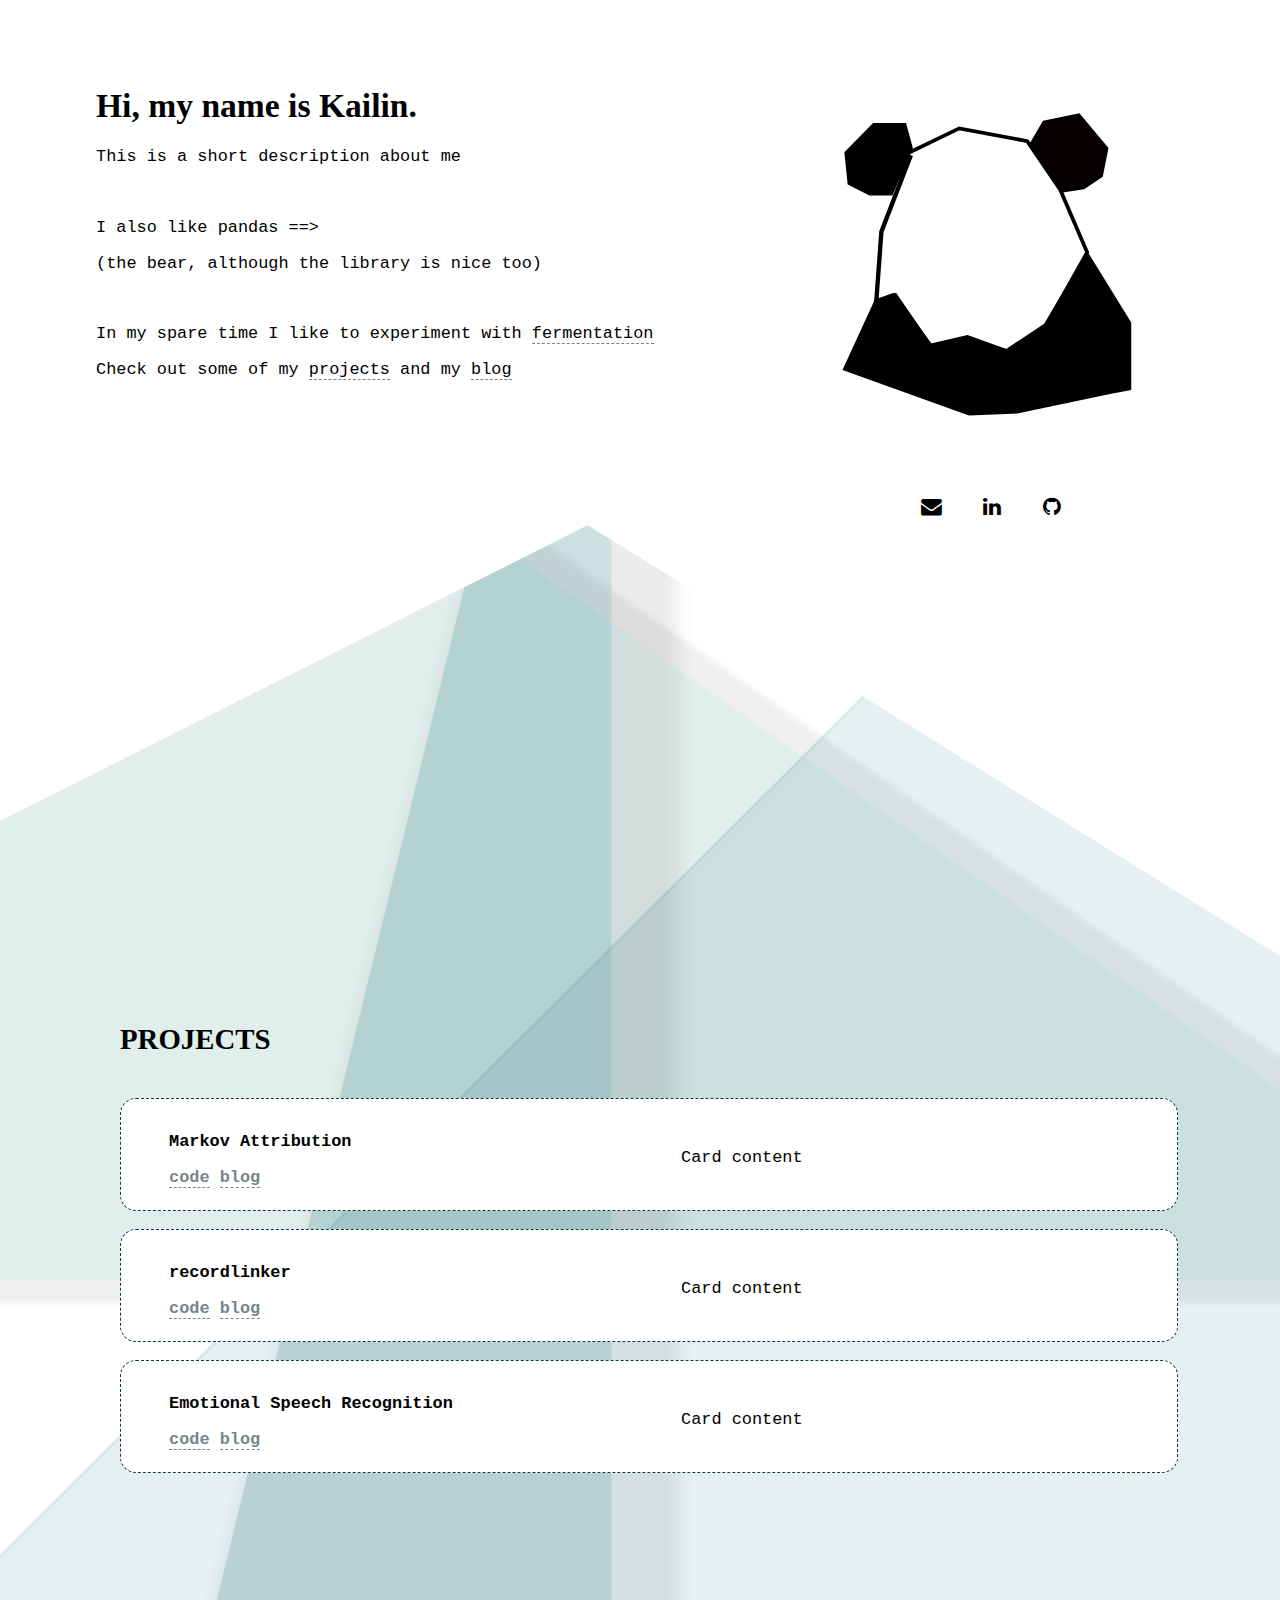
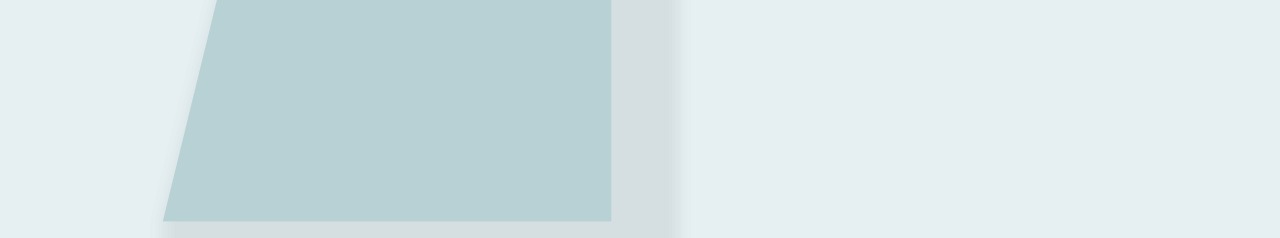
<file: index.html>
<!DOCTYPE html>
<html lang="en">
<meta name="viewport" content="width=device-width, initial-scale=1.0">
<head>
    <meta charset="UTF-8">
    <title>Kailin-Lu</title>
    <link rel="shortcut icon" type="image/svg" href="imgs/panda.svg">
    <link rel="stylesheet" type="text/css" href="style.css">
    <link rel="stylesheet" href="https://cdnjs.cloudflare.com/ajax/libs/font-awesome/4.7.0/css/font-awesome.min.css">
</head>
<body>
<div class="box">
    <div class="row">
        <div class="column">
            <div>
            <h1>Hi, my name is Kailin.</h1>
            <p>This is a short description about me</p>
                <br>
                <p>I also like pandas  ==></p>
                <p>(the bear, although the library is nice too)</p>
                <br>
                <p>In my spare time I like to experiment with <a class="link-page" href="https://www.instagram.com/theyeastfeast/" target="_blank">fermentation</a></p>
                <p>Check out some of my <a class="link-page"href="#projects">projects</a> and my <a class="link-page" href="#blog">blog</a></p>
            </div>
        </div>
        <div class="column">
            <p align="center"><img
            src="imgs/panda.svg"
            alt="logo of a panda's back"
            width="400vw"/>
            </p>
            <p align="center"><a href="mailto:kailinluca@gmail.com" class="fa fa-envelope"></a>
                    <a href="https://www.linkedin.com/in/kailin-lu/" class="fa fa-linkedin"></a>
                    <a href="https://github.com/kailin-lu" class="fa fa-github"></a></p>
        </div>
    </div>
</div>
<div class="box projects">
    <a id="projects"></a>
    <div class="projects">
        <div class="row">
            <div>
                <div>
                <h2>PROJECTS</h2><br>
                <div class="card">
                    <div class="column title">
                        <p>Markov Attribution</p>
                        <p><a class="link-card" href="https://github.com/kailin-lu/markovattribution">code</a> <a class="link-card" href="">blog</a></p>
                    </div>
                    <div class="column content">
                        <p>Card content</p>
                    </div>
                </div><br>
                <div class="card">
                    <div class="column title">
                        <p>recordlinker</p>
                        <p><a class="link-card" href="https://github.com/kailin-lu/recordlinker">code</a> <a class="link-card" href="">blog</a></p>
                    </div>
                    <div class="column content">
                        <p>Card content</p>
                    </div>
                </div><br>
                        <div class="card">
                    <div class="column title">
                        <p>Emotional Speech Recognition</p>
                        <p><a class="link-card" href="https://github.com/kailin-lu/emotional-speech-recognition">code</a> <a class="link-card" href="">blog</a></p>
                    </div>
                    <div class="column content">
                        <p>Card content</p>
                    </div>
                </div>
                </div>
            </div>
            </div>
        </div>
    </div>
</div>


</html>
</file>
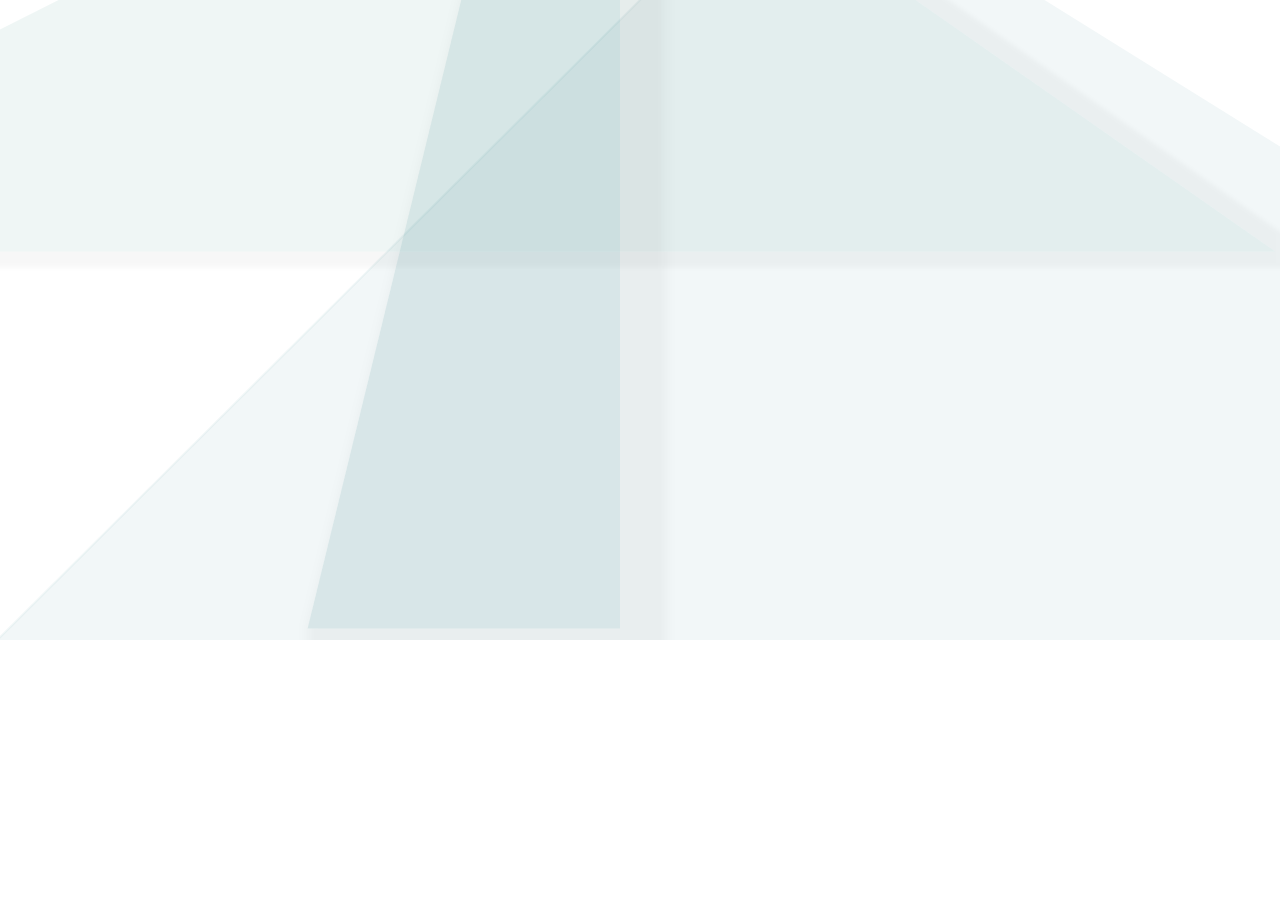
<file: blog.html>
<!DOCTYPE html>
<html lang="en">
<meta name="viewport" content="width=device-width, initial-scale=1.0">
<head>
    <meta charset="UTF-8">
    <title>Kailin-Lu-Blog</title>
    <link rel="stylesheet" type="text/css" href="style.css">
</head>
<body>

</body>
</html>
</file>
<file: style.css>
html, body {
    margin: 0;
    scroll-behavior: smooth;
    background: url(imgs/background.svg);  /* https://vectr.com/tmp/d28mrq5RD/c1teotfPAR */
    background-position: center;
    background-size: cover;
}

h1 {
    font-size: 2.1em;
    font-family: verdana;
}

h2 {
    font-size: 1.8em;
    font-family: verdana;
}

p, li {
    font-family: monospace;
    font-size: 1.3em;
}

div {
  padding-top: 1em;
  padding-right: 0.5em;
  padding-bottom: 0.2em;
  padding-left: 1.5em;
}

img {
    max-width: 100%;
    height: auto;
}

a:link.link-page, a:visited.link-page {
    color: black;
    text-decoration: none;
    border-bottom: dashed 1px #778689;
}

a:link.link-card, a:visited.link-card {
    color: #778689;
    text-decoration: none;
    border-bottom: dashed 1px #778689;
}



a:hover.link-page {
    color: #778689;
}

a:hover.link-card {
    color: #033d44;
}

a:hover {
    color: #778689;
}


a:active.link-page {
    font-size: 1.1em;
}

.card {
    border-radius: 1em;
    border: 1px dashed #033d44;
    background-color: white;
    display: flex;
    flex-direction: row;
    min-width: 80vw;
}

.column.title {
    padding-top: 0;
    font-weight: bold;
}

.column.content {
    padding-left: 1.5em;
}


.box.projects {
}

.box {
    display: flex;
    flex-direction: column;
    flex-grow: 1;
    min-height: 100vh;
    min-width: 100vw;
}

.row {
    display: flex;
    max-height: 100%;
}

.column {
    float: left;
    width: 75%;
}


/* Clear floats after the columns */
.row:after {
  content: "";
  display: table;
  clear: both;
}


/* Style all font awesome icons */
.fa {
  color: black;
  padding: 10px;
  font-size: 30px;
  width: 30px;
  text-align: center;
  text-decoration: none;
}
</file>
